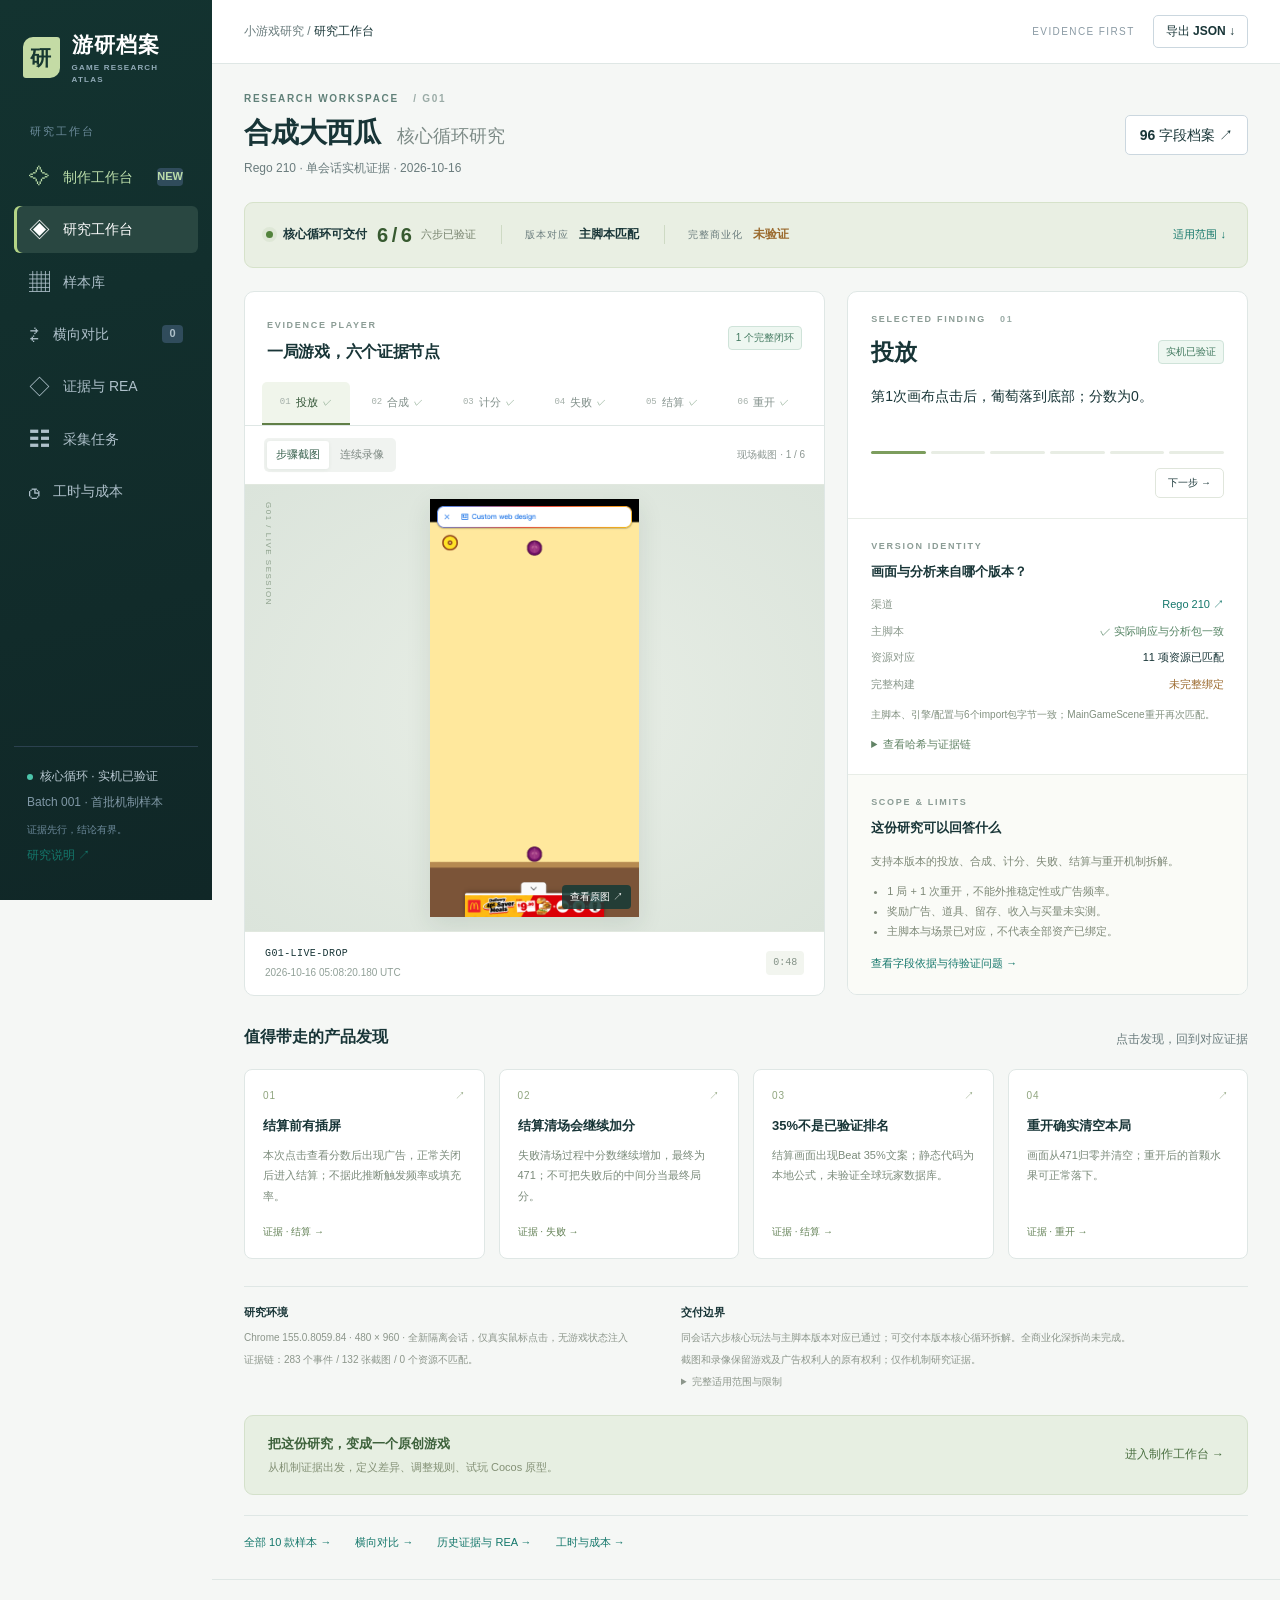
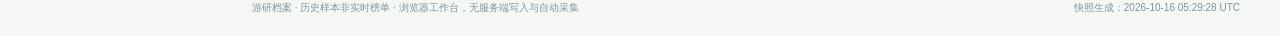
<file: docs/index.html>
<!doctype html>
<html lang="zh-CN"><head><meta charset="utf-8"><meta name="viewport" content="width=device-width,initial-scale=1"><meta name="description" content="游研档案：从游戏研究到原创制作。机制证据、设计蓝图、Cocos原型试玩与制作包导出。"><title>游研档案 · 小游戏研究工作台</title><link rel="stylesheet" href="styles.css"><link rel="stylesheet" href="studio.css"><script src="core.js" defer></script><script src="studio-core.js" defer></script><script src="studio.js" defer></script><script src="app.js" defer></script></head>
<body><a class="skip" href="#main">跳到主内容</a><aside class="sidebar"><a class="brand" href="#workbench"><span class="brand-mark">研</span><span>游研档案<small>GAME RESEARCH ATLAS</small></span></a><div class="side-caption">研究工作台</div><nav aria-label="主导航"><a href="#studio" data-nav="studio"><span>✧</span>制作工作台 <b>NEW</b></a><a href="#workbench" data-nav="workbench"><span>◈</span>研究工作台</a><a href="#library" data-nav="library"><span>▦</span>样本库</a><a href="#compare" data-nav="compare"><span>⇄</span>横向对比 <b id="compare-count">0</b></a><a href="#evidence" data-nav="evidence"><span>◇</span>证据与 REA</a><a href="#operations" data-nav="operations"><span>☷</span>采集任务</a><a href="#cost" data-nav="cost"><span>◷</span>工时与成本</a></nav><div class="side-bottom"><span class="status-dot"></span>核心循环 · 实机已验证<p>Batch 001 · 首批机制样本</p><small>证据先行，结论有界。</small><p><a href="about.html">研究说明 ↗</a></p></div></aside>
<div class="workspace"><header class="topbar"><span>小游戏研究 / <strong id="breadcrumb">样本库</strong></span><div><span class="local-chip">EVIDENCE FIRST</span><button class="button small" id="export">导出 JSON ↓</button></div></header><main id="main" tabindex="-1"><div class="loading">正在读取研究快照…</div></main><footer>游研档案 · 历史样本非实时榜单 · 浏览器工作台，无服务端写入与自动采集<span id="snapshot-date"></span></footer></div><div id="toast" role="status" aria-live="polite"></div></body></html>
</file>
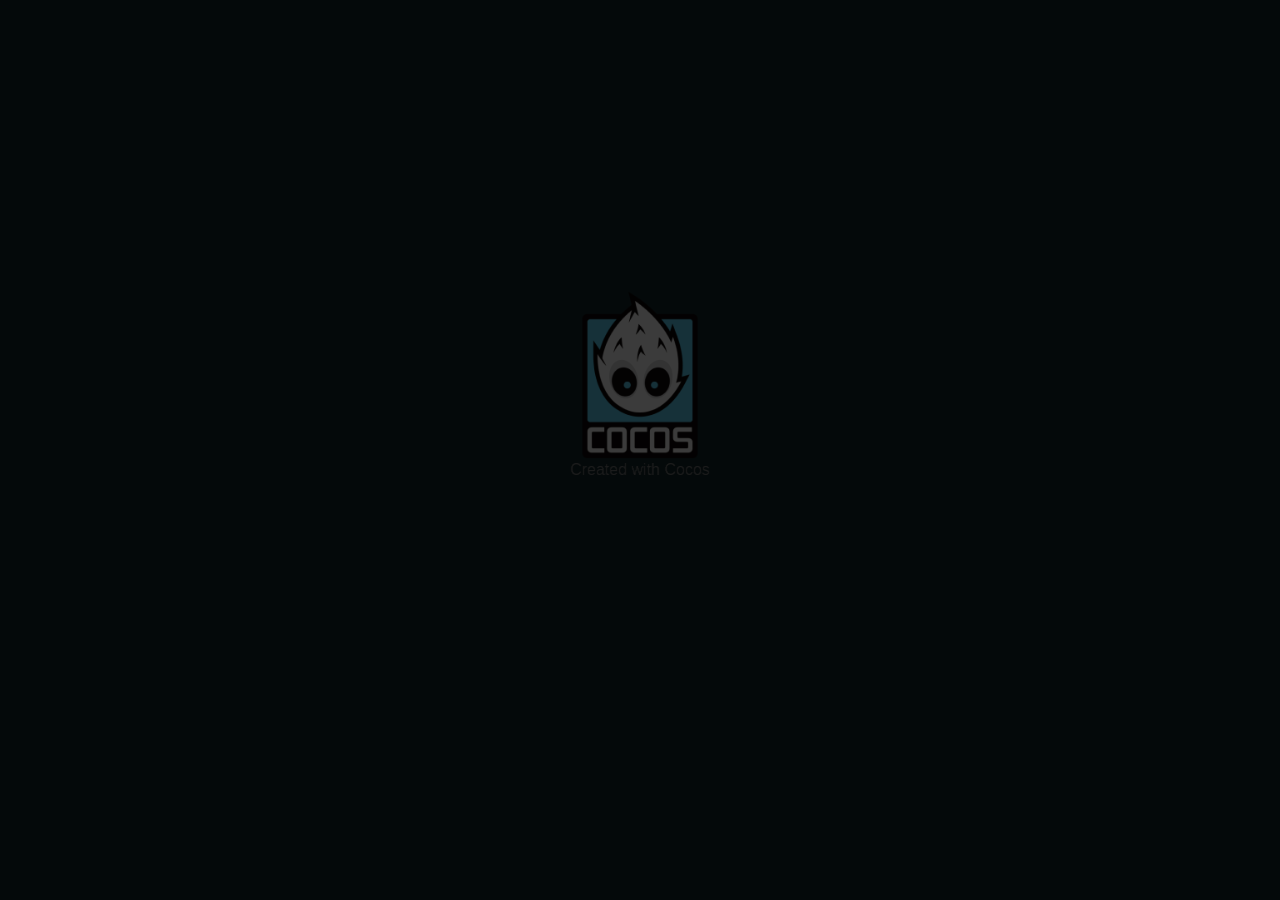
<file: docs/play/index.html>
<!DOCTYPE html>
<html>
<head>
  <meta charset="utf-8">

  <title>Cocos Creator | star-isle-merge</title>

  <!--http://www.html5rocks.com/en/mobile/mobifying/-->
  <meta name="viewport"
        content="width=device-width,user-scalable=no,initial-scale=1,minimum-scale=1,maximum-scale=1,minimal-ui=true"/>

  <!--https://developer.apple.com/library/safari/documentation/AppleApplications/Reference/SafariHTMLRef/Articles/MetaTags.html-->
  <meta name="apple-mobile-web-app-capable" content="yes">
  <meta name="mobile-web-app-capable" content="yes">
  <meta name="apple-mobile-web-app-status-bar-style" content="black-translucent">
  <meta name="format-detection" content="telephone=no">

  <!-- force webkit on 360 -->
  <meta name="renderer" content="webkit"/>
  <meta name="force-rendering" content="webkit"/>
  <!-- force edge on IE -->
  <meta http-equiv="X-UA-Compatible" content="IE=edge,chrome=1"/>
  <meta name="msapplication-tap-highlight" content="no">

  <!-- force full screen on some browser -->
  <meta name="full-screen" content="yes"/>
  <meta name="x5-fullscreen" content="true"/>
  <meta name="360-fullscreen" content="true"/>

  <!--fix fireball/issues/3568 -->
  <!--<meta name="browsermode" content="application">-->
  <meta name="x5-page-mode" content="app">

  <!--<link rel="apple-touch-icon" href=".png" />-->
  <!--<link rel="apple-touch-icon-precomposed" href=".png" />-->

  <link rel="stylesheet" type="text/css" href="style.css"/>

</head>
<body>
  <div id="GameDiv" cc_exact_fit_screen="true">
      <div id="Cocos3dGameContainer">
        <canvas id="GameCanvas" oncontextmenu="event.preventDefault()" tabindex="99"></canvas>
      </div>
    </div>
  

<!-- Polyfills bundle. -->

<script src="src/polyfills.bundle.js" charset="utf-8"> </script>


<!-- SystemJS support. -->
<script src="src/system.bundle.js" charset="utf-8"> </script>

<!-- Import map -->
<script src="src/import-map.json" type="systemjs-importmap" charset="utf-8"> </script>

<script>
    System.import('./index.js').catch(function(err) { console.error(err); })
</script>

</body>
</html>
</file>
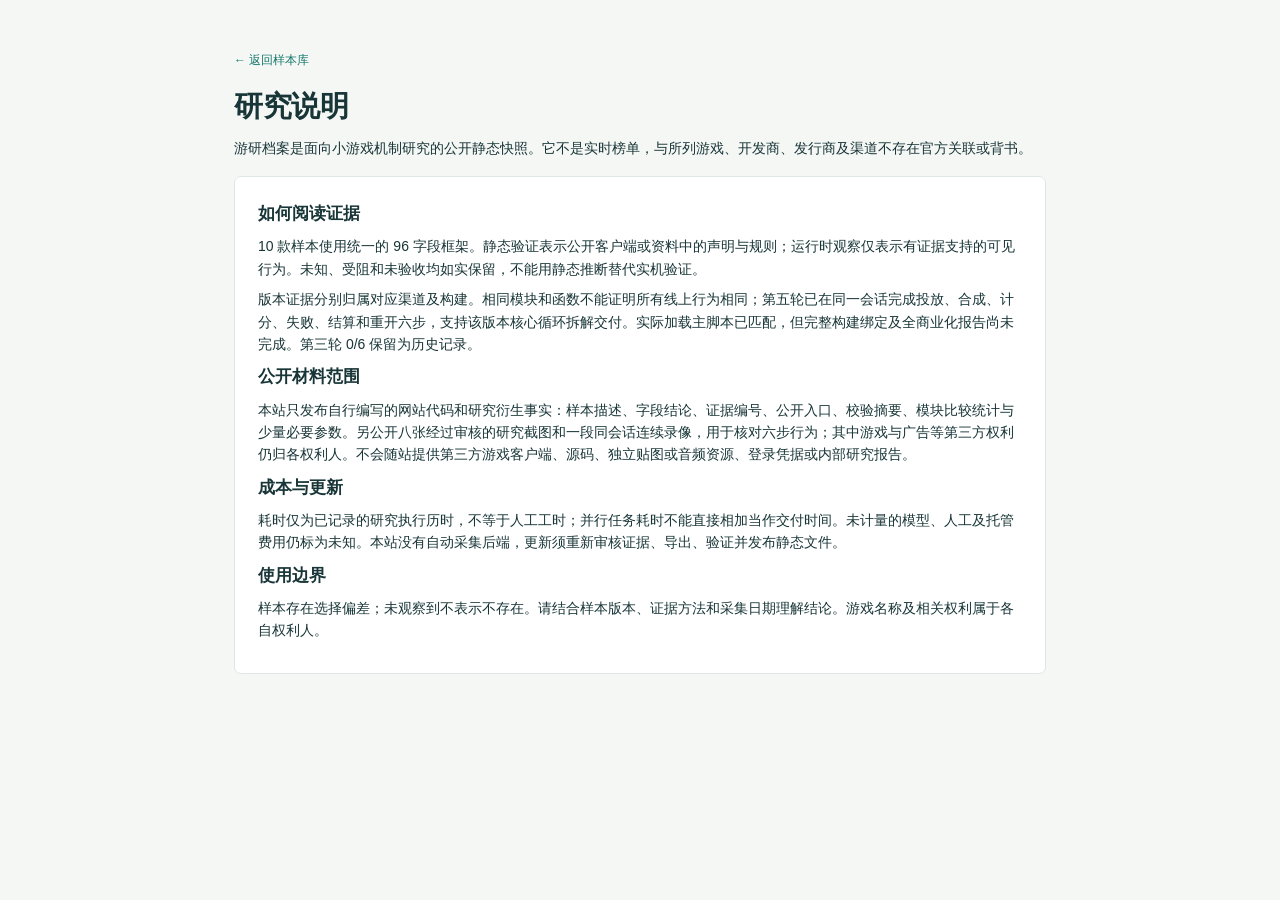
<file: docs/about.html>
<!doctype html>
<html lang="zh-CN"><head><meta charset="utf-8"><meta name="viewport" content="width=device-width,initial-scale=1"><title>研究说明 · 游研档案</title><link rel="stylesheet" href="styles.css"></head>
<body><main style="max-width:860px;margin:0 auto;padding:48px 24px"><a class="back" href="index.html#library">← 返回样本库</a><h1>研究说明</h1><p>游研档案是面向小游戏机制研究的公开静态快照。它不是实时榜单，与所列游戏、开发商、发行商及渠道不存在官方关联或背书。</p><div class="panel"><h2>如何阅读证据</h2><p>10 款样本使用统一的 96 字段框架。静态验证表示公开客户端或资料中的声明与规则；运行时观察仅表示有证据支持的可见行为。未知、受阻和未验收均如实保留，不能用静态推断替代实机验证。</p><p>版本证据分别归属对应渠道及构建。相同模块和函数不能证明所有线上行为相同；第五轮已在同一会话完成投放、合成、计分、失败、结算和重开六步，支持该版本核心循环拆解交付。实际加载主脚本已匹配，但完整构建绑定及全商业化报告尚未完成。第三轮 0/6 保留为历史记录。</p><h2>公开材料范围</h2><p>本站只发布自行编写的网站代码和研究衍生事实：样本描述、字段结论、证据编号、公开入口、校验摘要、模块比较统计与少量必要参数。另公开八张经过审核的研究截图和一段同会话连续录像，用于核对六步行为；其中游戏与广告等第三方权利仍归各权利人。不会随站提供第三方游戏客户端、源码、独立贴图或音频资源、登录凭据或内部研究报告。</p><h2>成本与更新</h2><p>耗时仅为已记录的研究执行历时，不等于人工工时；并行任务耗时不能直接相加当作交付时间。未计量的模型、人工及托管费用仍标为未知。本站没有自动采集后端，更新须重新审核证据、导出、验证并发布静态文件。</p><h2>使用边界</h2><p>样本存在选择偏差；未观察到不表示不存在。请结合样本版本、证据方法和采集日期理解结论。游戏名称及相关权利属于各自权利人。</p></div></main></body></html>
</file>
<file: docs/styles.css>
:root{--navy:#112537;--ink:#172e40;--muted:#6a7e8d;--line:#e1e8ed;--bg:#f4f7f9;--teal:#087f78;--pale:#e9f5f2;--amber:#a86a1a}*{box-sizing:border-box}body{margin:0;font-family:Inter,-apple-system,BlinkMacSystemFont,"PingFang SC","Microsoft YaHei",sans-serif;color:var(--ink);background:var(--bg);font-size:14px;line-height:1.6}button,input,select{font:inherit}button,a,summary,select{touch-action:manipulation}a{color:var(--teal);text-decoration:none}button,a,input,select,summary{outline-offset:4px}:focus-visible{outline:3px solid #2aaba0}button{cursor:pointer}button:disabled{cursor:not-allowed;opacity:.5}.skip{position:fixed;top:-60px;left:15px;z-index:50;background:white;padding:12px}.skip:focus{top:10px}.sidebar{position:fixed;inset:0 auto 0 0;width:228px;background:var(--navy);color:#b8c8d1;padding:31px 18px;display:flex;flex-direction:column;z-index:5}.brand{color:white;display:flex;gap:12px;align-items:center;padding:0 9px;font-size:21px;font-weight:650;letter-spacing:1px}.brand-mark{background:#248d85;color:white;width:38px;height:41px;text-align:center;line-height:41px;border-radius:10px 3px}.brand small{display:block;font-size:8px;color:#91aab7;letter-spacing:1.2px}.side-caption{font-size:11px;letter-spacing:2px;margin:45px 16px 13px;color:#6c8b9b}.sidebar nav{display:grid;gap:6px}.sidebar nav a{color:#aec0ca;padding:12px 15px;border-radius:6px;display:flex;gap:13px;align-items:center}.sidebar nav a span{font-size:21px;line-height:1}.sidebar nav a.active{background:#203e4e;color:#fff;box-shadow:inset 3px 0 #36b6a0}.sidebar nav a:hover{background:#1b3546}.sidebar nav b{margin-left:auto;background:#304c5c;font-size:11px;min-width:21px;border-radius:4px;text-align:center}.side-bottom{margin-top:auto;font-size:12px;padding:20px 13px 0;border-top:1px solid #2b414f}.side-bottom p{margin:7px 0;color:#8098a6}.side-bottom small{color:#6c899a}.status-dot{width:6px;height:6px;background:#4cc5ab;display:inline-block;border-radius:50%;margin-right:7px}.workspace{margin-left:228px}.topbar{height:76px;padding:0 40px;background:#fff;border-bottom:1px solid var(--line);display:flex;justify-content:space-between;align-items:center;color:var(--muted);font-size:12px;gap:20px}.topbar strong{color:var(--ink);font-weight:500}.topbar>div{display:flex;align-items:center;gap:18px}.local-chip{font-size:10px;letter-spacing:1.4px;color:#8a9aa4}.button{border:1px solid #cbd7df;border-radius:5px;background:#fff;color:var(--ink);padding:8px 14px;font-weight:550;display:inline-flex;align-items:center;justify-content:center;gap:8px}.button:hover{border-color:var(--teal);color:var(--teal)}.button.primary{background:var(--teal);border-color:var(--teal);color:white}.button.selected{background:var(--pale);border-color:#80bfb5;color:#076e66}.button.small{padding:6px 12px;font-size:12px}main{padding:35px 40px 50px;max-width:1700px;margin:auto;min-height:calc(100vh - 130px)}.eyebrow{font-size:11px;letter-spacing:2px;font-weight:650;color:var(--teal);margin-bottom:7px}h1{font-size:29px;line-height:1.3;letter-spacing:-.5px;font-weight:650;margin:0 0 11px}h2{font-size:17px;margin:0 0 6px;font-weight:650}h3{font-size:14px;margin:0 0 8px}p{margin:8px 0}.intro{color:var(--muted);max-width:850px;margin:0}.page-heading{display:flex;align-items:center;justify-content:space-between;gap:20px;margin-bottom:26px}.badge{font-size:11px;white-space:nowrap;padding:3px 8px;border-radius:4px;background:#edf1f4;color:#687d8d;display:inline-flex;align-items:center;gap:5px;font-weight:500}.badge.static_verified,.badge.observed{background:#e6f4ef;color:#147865}.badge.blocked{background:#fff1dc;color:#98631e}.badge.inferred{background:#f0ebfb;color:#7861a2}.metrics{display:grid;grid-template-columns:repeat(4,1fr);gap:14px;margin:25px 0}.metric{background:#fff;border:1px solid var(--line);padding:19px 22px;border-radius:7px}.metric label{display:block;font-size:12px;color:var(--muted)}.metric strong{font-size:30px;font-weight:650;line-height:1.6;letter-spacing:-1px}.metric small{display:block;color:#85949f;font-size:11px}.metric.accent{border-top:3px solid var(--teal);padding-top:17px}.notice{background:#edf4f5;border:1px solid #d6e5e8;border-radius:6px;padding:12px 16px;color:#4b6875;font-size:12px;margin-bottom:25px}.notice.warn{background:#fff8ec;border-color:#f0dfbd;color:#8c6e3b}.toolbar{display:flex;align-items:end;gap:12px;margin:24px 0 16px;flex-wrap:wrap}.toolbar label{display:flex;flex-direction:column;gap:5px;font-size:11px;color:var(--muted)}.toolbar label.search{flex:1;min-width:210px}.toolbar input,.toolbar select{border:1px solid #cedae2;border-radius:5px;background:#fff;padding:10px 12px;color:var(--ink);min-height:42px}.toolbar input::placeholder{color:#94a2ac}.section-title{display:flex;justify-content:space-between;align-items:center;margin:23px 0 14px}.section-title small{color:var(--muted)}.sample-grid{display:grid;grid-template-columns:repeat(3,minmax(0,1fr));gap:17px}.sample-card{border:1px solid var(--line);border-radius:7px;background:white;overflow:hidden;transition:box-shadow .15s,transform .15s}.sample-card:hover{box-shadow:0 6px 20px #132b3b0a;transform:translateY(-2px)}.card-header{padding:20px 20px 14px;display:flex;gap:13px;align-items:center}.game-mark{width:47px;height:47px;flex:0 0 47px;border-radius:11px;background:#e8f1ef;display:flex;align-items:center;justify-content:center;color:var(--teal);font-weight:750;font-size:22px;letter-spacing:-1px}.game-mark.tone-1{background:#eaf0f8;color:#536e95}.game-mark.tone-2{background:#f5eee5;color:#a18153}.game-mark.tone-3{background:#efedf5;color:#857599}.card-header h2{font-size:17px;margin:0 0 1px}.card-header small{font-size:11px;color:var(--muted)}.card-body{padding:0 20px 18px}.card-tags{display:flex;gap:5px;flex-wrap:wrap;margin-bottom:13px}.card-sub{font-size:12px;color:var(--muted);min-height:38px}.progress-track{height:4px;background:#ecf1f4;border-radius:3px;margin:13px 0 7px;overflow:hidden}.progress-track i{display:block;height:100%;background:#46a898}.progress-caption{display:flex;justify-content:space-between;font-size:10px;color:#83949e}.card-actions{border-top:1px solid #edf1f4;display:flex;padding:12px 20px;justify-content:space-between;align-items:center}.card-actions a{font-size:12px;font-weight:600}.empty{padding:52px 25px;text-align:center;border:1px dashed #c7d4dc;border-radius:7px;background:white;color:var(--muted);grid-column:1/-1}.empty strong{display:block;color:var(--ink);font-size:17px;margin-bottom:6px}.panel{background:#fff;border:1px solid var(--line);border-radius:7px;padding:23px;margin:17px 0}.two-columns{display:grid;grid-template-columns:1fr 1fr;gap:18px}.two-columns>.panel{margin-top:0}.key-value{display:grid;grid-template-columns:120px 1fr;gap:10px;font-size:12px;margin-top:15px}.key-value dt{color:var(--muted)}.key-value dd{margin:0;overflow-wrap:anywhere}.subnav{display:flex;gap:7px;flex-wrap:wrap;margin:23px 0}.subnav a{padding:6px 11px;background:white;border:1px solid var(--line);font-size:12px;border-radius:4px}.field-group{scroll-margin-top:20px}.field-group>h2{padding:18px 0 8px}.field-group>h2 small{color:var(--muted);font-size:11px;font-weight:400;margin-left:9px}.field{border:1px solid var(--line);border-bottom:0;background:#fff}.field:first-of-type{border-radius:6px 6px 0 0}.field:last-child{border-bottom:1px solid var(--line);border-radius:0 0 6px 6px}.field summary{padding:14px 17px;cursor:pointer;display:flex;justify-content:space-between;gap:15px;list-style:none;font-size:13px}.field summary::-webkit-details-marker{display:none}.field summary:before{content:'›';color:#8c9aa3;font-size:18px;line-height:20px}.field[open] summary:before{transform:rotate(90deg)}.field summary .question{flex:1}.field-content{padding:0 20px 20px 43px;font-size:12px}.field-id{font-family:monospace;font-size:10px;color:#7e929e;overflow-wrap:anywhere;margin-bottom:10px}.finding{border-left:2px solid #b3d9d1;padding-left:12px;margin:12px 0;line-height:1.9}.muted{color:var(--muted)}.evidence-links{display:flex;flex-wrap:wrap;gap:6px;margin:12px 0}.evidence-links a{font-family:monospace;font-size:11px;border:1px solid #c8dfdb;background:#f3faf8;border-radius:4px;padding:3px 8px}.table-wrap{overflow:auto;border:1px solid var(--line);border-radius:6px;background:#fff}table{width:100%;border-collapse:collapse;font-size:12px}th,td{text-align:left;padding:13px 16px;border-bottom:1px solid #e8edf1;vertical-align:top}th{font-weight:550;background:#f9fbfc;color:#738590;white-space:nowrap}tr:last-child td{border-bottom:0}td strong{font-weight:600}.compare-table{min-width:700px;table-layout:fixed}.compare-table th:first-child{width:210px}.compare-table td{min-width:220px;overflow-wrap:anywhere}.compare-table .finding{font-size:11px}.compare-table details summary{cursor:pointer;color:var(--teal);margin-top:7px}.compare-selectors{display:flex;flex-wrap:wrap;gap:8px}.evidence-card{scroll-margin-top:20px}.evidence-card .source-row{font-size:11px;color:var(--muted);display:flex;justify-content:space-between;gap:10px;margin-bottom:10px}.code-label{font-family:monospace;font-size:11px;overflow-wrap:anywhere;color:#698293}.task-details summary{cursor:pointer;color:var(--teal)}.task-details ul{padding-left:18px}.task-details li{margin:5px 0}.pill-line{display:flex;align-items:center;gap:10px;flex-wrap:wrap}.formula{background:#f4f7f9;padding:14px;border-radius:4px;font-size:12px;overflow-wrap:anywhere}.bar-row{display:grid;grid-template-columns:105px 1fr 65px;align-items:center;gap:12px;font-size:12px;margin:20px 0}.bar-row .bar{height:23px;background:#edf2f4;overflow:hidden;border-radius:3px}.bar-row .bar i{display:block;background:#278d80;height:100%}.bar-row.secondary .bar i{background:#94aab8}footer{padding:20px 40px;font-size:10px;color:#81939e;border-top:1px solid var(--line);display:flex;justify-content:space-between;gap:15px}#toast{position:fixed;bottom:25px;left:50%;transform:translateX(-50%);background:#1d394b;color:white;padding:12px 20px;border-radius:6px;z-index:20;box-shadow:0 4px 20px #0002;display:none;max-width:90vw}.loading{padding:50px;text-align:center;color:var(--muted)}.inline-note{font-size:11px;color:var(--muted)}ul.clean{padding-left:18px;font-size:12px;line-height:1.9}.back{display:inline-block;font-size:12px;margin-bottom:18px}.mini-label{font-size:10px;letter-spacing:1px;color:var(--muted)}.comparison-highlight{font-size:24px;color:var(--teal);font-weight:650}.block-title{display:flex;gap:10px;align-items:center;margin-bottom:12px}#main:focus{outline:none}@media(min-width:1500px){.sample-grid{grid-template-columns:repeat(4,minmax(0,1fr))}}@media(max-width:1150px){.sample-grid{grid-template-columns:repeat(2,minmax(0,1fr))}.sidebar{width:205px}.workspace{margin-left:205px}main{padding:28px}.topbar{padding:0 28px}.metrics{gap:10px}.metric{padding:16px}.metric.accent{padding-top:14px}}@media(max-width:760px){.sidebar{position:relative;width:auto;padding:17px 20px}.brand{font-size:20px;padding:0}.brand-mark{width:34px;height:35px;line-height:35px}.side-caption,.side-bottom{display:none}.sidebar nav{display:flex;overflow:auto;margin:18px -6px -4px;gap:3px}.sidebar nav a{padding:8px 10px;white-space:nowrap;font-size:12px}.sidebar nav a span{display:none}.sidebar nav b{font-size:10px}.workspace{margin:0}.topbar{height:58px;padding:0 20px}.local-chip{display:none}main{padding:24px 20px}.page-heading{display:block}.page-heading>.button{margin-top:15px}h1{font-size:25px}.metrics{grid-template-columns:repeat(2,1fr);margin:22px 0}.metric strong{font-size:27px}.sample-grid{gap:12px}.card-header{padding:16px 14px 12px;gap:9px}.card-header h2{font-size:15px}.game-mark{width:36px;height:38px;flex-basis:36px;font-size:19px}.card-body{padding:0 14px 15px}.card-actions{padding:11px 14px;gap:6px}.card-actions .button{padding:5px 7px;font-size:10px}.card-actions a{font-size:11px}.card-sub{font-size:11px}.two-columns{grid-template-columns:1fr;gap:0}.panel{padding:18px}.toolbar{gap:8px}.toolbar label.search{flex-basis:100%}.toolbar label{flex:1}.toolbar select{width:100%}.field summary{padding:13px 11px;gap:8px}.field-content{padding-left:28px}.field .badge{font-size:9px}.key-value{grid-template-columns:90px 1fr}footer{padding:17px 20px;display:block}.bar-row{grid-template-columns:85px 1fr 50px;gap:8px}}@media(max-width:390px){.sample-grid{grid-template-columns:1fr}.topbar{font-size:10px}.metric{padding:14px}.page-heading .intro{font-size:12px}}@media(prefers-reduced-motion:reduce){*{scroll-behavior:auto!important;transition:none!important}}
/* Evidence-first research workspace */
:root{--navy:#112b2d;--ink:#183537;--muted:#6a7c7d;--line:#dfe7e5;--bg:#f5f7f5;--teal:#14776b}.sidebar{width:212px;padding:28px 14px;background:linear-gradient(165deg,#133330,#102727)}.workspace{margin-left:212px}.sidebar nav a.active{background:#294741;box-shadow:inset 3px 0 #b4d486}.brand-mark{background:#c4dba5;color:#173831}.side-caption{margin-top:36px}.topbar{height:64px;padding:0 32px}main{padding:27px 32px;max-width:1600px;margin:auto}.desk-heading{display:flex;justify-content:space-between;align-items:center;gap:20px;margin-bottom:23px}.desk-heading .eyebrow{font-size:10px;letter-spacing:1.7px;color:#618179}.eyebrow span{color:#9aaba6;margin-left:10px}.desk-heading h1{font-size:28px;letter-spacing:-.7px;line-height:1.3;margin:8px 0}.desk-heading h1 span{font-weight:400;color:#7d8b87;font-size:18px;margin-left:16px;letter-spacing:0}.desk-heading p{font-size:12px;color:var(--muted);margin:7px 0 0}.delivery-strip{display:flex;align-items:center;gap:25px;padding:16px 21px;background:#e9efe3;border:1px solid #d6e2ca;border-radius:9px;margin-bottom:23px;font-size:12px}.delivery-strip>div{display:flex;align-items:center;gap:10px}.delivery-strip>div+div{border-left:1px solid #cedac4;padding-left:23px}.delivery-strip>a{margin-left:auto;font-size:11px;white-space:nowrap}.delivery-strip small{color:#77836e;font-size:11px}.delivery-count{font-size:20px;letter-spacing:-1px;font-weight:650;color:#375a30}.delivery-dot,.live-indicator{display:inline-block;background:#52833c;border-radius:50%;width:7px;height:7px;box-shadow:0 0 0 4px #52833c13;flex-shrink:0}.amber-text{color:#9b6a2e!important}.research-grid{display:grid;grid-template-columns:minmax(0,1.45fr) minmax(290px,1fr);gap:22px;align-items:start}.evidence-player,.research-inspector{background:#fff;border:1px solid var(--line);border-radius:10px;overflow:hidden;min-width:0}.player-title{padding:20px 22px 17px;display:flex;align-items:center;justify-content:space-between;gap:10px}.player-title .eyebrow,.inspector-section .eyebrow{font-size:9px;letter-spacing:1.7px;color:#8b9c95;margin:0}.player-title h2{font-size:16px;letter-spacing:-.3px;margin:5px 0 0}.verified-pill{display:inline-flex;border:1px solid #cfe3d9;background:#eef7f1;color:#40785e;border-radius:4px;padding:3px 7px;white-space:nowrap;font-size:10px;font-weight:500}.step-tabs{display:grid;grid-template-columns:repeat(6,minmax(0,1fr));padding:0 17px;border-bottom:1px solid var(--line);gap:4px}.step-tab{position:relative;display:flex;align-items:center;justify-content:center;gap:5px;padding:12px 0;color:#82908b;font-size:11px;border-bottom:2px solid transparent}.step-tab strong{font-weight:550}.step-tab>span{font-size:9px;font-family:monospace;color:#a4afa9}.step-tab i{font-size:9px;font-style:normal;color:#7c9e80}.step-tab.active{background:#f0f5eb;color:#315435;border-color:#617f47;border-radius:5px 5px 0 0}.media-toolbar{display:flex;justify-content:space-between;gap:10px;align-items:center;padding:12px 19px;font-size:10px;color:#8c9792}.segmented{display:flex;gap:2px;background:#f0f3f0;padding:3px;border-radius:5px}.segmented a{padding:5px 9px;border-radius:3px;color:#7e8983;font-size:11px}.segmented .active{background:#fff;color:#335d49;box-shadow:0 1px 4px #173c2410}.media-stage{background:radial-gradient(ellipse at 50% 50%,#e8eee6,#dbe4db);border-top:1px solid #e1e8df;border-bottom:1px solid #e1e8df;display:flex;justify-content:center;align-items:center;min-height:400px;height:448px;padding:14px;overflow:hidden;position:relative}.media-stage:before{content:'G01 / LIVE SESSION';position:absolute;left:16px;top:17px;font-size:8px;letter-spacing:1.5px;color:#8da18c;writing-mode:vertical-rl}.evidence-image-link{height:100%;display:block;position:relative;max-width:100%;line-height:0;box-shadow:0 8px 24px #203c241b}.runtime-image{display:block;height:100%;width:auto;max-width:100%;object-fit:contain;background:#fff}.evidence-image-link>span{position:absolute;bottom:8px;right:8px;color:#fff;background:#153b36dc;font-size:10px;line-height:1.4;padding:5px 8px;border-radius:4px}.media-stage video{height:100%;max-width:100%;width:100%;object-fit:contain}.video-stage{background:#122624;padding:0}.media-caption{display:flex;justify-content:space-between;gap:10px;padding:14px 20px;align-items:center;font-size:10px}.media-caption>span:first-child{display:grid;gap:3px}.media-caption strong{font-family:monospace;font-size:10px;letter-spacing:.4px;font-weight:500}.media-caption small{color:#91a098;font-size:10px}.timecode{font-family:monospace;color:#849287;background:#f2f5ef;padding:4px 7px;border-radius:4px;font-size:10px}.video-note{padding:0 20px 14px;font-size:10px;color:#7f8d83;margin:0}.inspector-section{padding:20px 23px;border-bottom:1px solid #e8ede7}.inspector-section:last-child{border:0}.finding-title{display:flex;justify-content:space-between;align-items:center;margin:8px 0 12px}.finding-title h2{font-size:23px;margin:0;letter-spacing:-.5px}.step-result{font-size:14px;line-height:1.9;min-height:52px;margin:0 0 16px}.step-progress{display:flex;gap:5px;margin-bottom:14px}.step-progress i{height:3px;flex:1;border-radius:2px;background:#e8ede4}.step-progress .current{background:#7c9d5d}.step-controls{display:flex;justify-content:space-between}.step-controls .button{border-color:#e0e6dc;font-size:10px}.inspector-section h3{font-size:13px;margin:9px 0 13px}.identity-list{margin:0;font-size:11px}.identity-list>div{display:flex;justify-content:space-between;gap:12px;margin:9px 0}.identity-list dt{color:#8b998d}.identity-list dd{margin:0;text-align:right}.check-text{color:#548363}.version-scope{font-size:10px;line-height:1.7;color:#81907f;margin:13px 0}.provenance{font-size:11px;color:#618365}.provenance summary{cursor:pointer}.provenance dl{background:#f6f8f4;padding:10px;font-size:9px;overflow-wrap:anywhere}.provenance dd{font-family:monospace;margin:3px 0 10px;color:#83917f}.scope-section{background:#fafbf7}.scope-section p,.scope-section li{font-size:11px;color:#7e8978;line-height:1.8}.scope-section ul{padding-left:16px;margin:10px 0}.scope-section>a{font-size:11px}.findings-section{margin-top:28px}.findings-section .section-title{margin-bottom:14px}.findings-section h2{font-size:16px}.finding-grid{display:grid;grid-template-columns:repeat(4,minmax(0,1fr));gap:14px}.insight-card{display:flex;flex-direction:column;color:var(--ink);padding:18px;background:#fff;border:1px solid var(--line);border-radius:8px;transition:border-color .15s,transform .15s}.insight-card:hover{border-color:#95af79;transform:translateY(-2px)}.insight-index{color:#90a57f;font-size:10px;letter-spacing:1px;display:flex;justify-content:space-between}.insight-card h3{font-size:13px;margin:12px 0 8px}.insight-card p{font-size:11px;color:#7b8b7b;line-height:1.85;margin:0 0 18px}.insight-source{font-size:10px;color:#648257;margin-top:auto}.research-bottom{display:grid;grid-template-columns:1fr 1.4fr;gap:32px;border-top:1px solid var(--line);margin-top:27px;padding-top:17px}.research-bottom h3{font-size:11px;margin:0 0 7px}.research-bottom p,.research-bottom summary{font-size:10px;color:#8c968b;line-height:1.8;margin:4px 0}.workspace-links{display:flex;gap:24px;padding-top:18px;margin-top:16px;border-top:1px solid var(--line);font-size:11px}.runtime-banner{display:flex;align-items:center;gap:16px;padding:17px 20px;background:#eaf1e4;border:1px solid #d7e2cb;border-radius:8px;margin:20px 0;color:#395931}.runtime-banner>span:nth-child(2){display:grid;gap:4px}.runtime-banner small{font-size:11px;color:#7b8b70}.banner-arrow{margin-left:auto;font-size:12px}.history-fold{padding:14px 18px;border:1px solid var(--line);border-radius:6px;margin:18px 0;font-size:12px;background:#fff}.history-fold>summary{cursor:pointer}.history-fold>summary span{font-size:10px;color:#97a28e;margin-left:12px}.history-fold>div{padding-top:14px}.latest-cost{border-top:3px solid #87a76a}.research-grid,.finding-grid,.research-bottom{overflow-wrap:anywhere}
@media(min-width:1550px){.media-stage{height:530px}.inspector-section{padding:23px 26px}.step-result{font-size:16px}}
@media(max-width:1180px){.sidebar{width:184px}.workspace{margin-left:184px}.brand{font-size:18px;gap:9px}.brand small{font-size:7px}.topbar{padding:0 25px}main{padding:24px}.delivery-strip{gap:14px;padding:14px}.delivery-strip>div+div{padding-left:14px}.delivery-strip small{display:none}.research-grid{gap:16px;grid-template-columns:minmax(0,1.15fr) minmax(275px,1fr)}.player-title{padding:18px 16px}.player-title h2{font-size:14px}.player-title>.verified-pill{font-size:9px}.step-tabs{padding:0 9px}.step-tab{gap:4px}.step-tab i{display:none}.inspector-section{padding:17px 19px}.finding-grid{gap:10px}.insight-card{padding:15px}.media-stage{height:439px}.media-toolbar{padding:11px 12px}.media-toolbar>span{font-size:9px}.desk-heading h1{font-size:25px}.desk-heading h1 span{font-size:15px}}
@media(max-width:960px) and (min-width:761px){.desk-heading h1 span{display:block;margin:5px 0 0}.delivery-strip>div{gap:7px}.delivery-strip>a{display:none}.delivery-strip .mini-label{font-size:9px}.delivery-strip{font-size:10px}.player-title>.verified-pill{display:none}.finding-grid{grid-template-columns:repeat(2,minmax(0,1fr))}.research-grid{grid-template-columns:minmax(0,1fr) minmax(250px,1fr)}.media-toolbar>span{display:none}.step-tab{font-size:10px}.step-tab>span{display:none}.research-bottom{gap:22px}.step-result{font-size:13px}}
@media(max-width:760px){.sidebar{position:relative;width:auto;padding:16px 20px}.workspace{margin-left:0}.sidebar nav{margin-top:14px}.topbar{padding:0 20px;height:55px}main{padding:22px 18px}.desk-heading{align-items:start;gap:8px}.desk-heading h1{font-size:23px}.desk-heading h1 span{display:block;margin:5px 0 0;font-size:14px}.desk-heading p{font-size:10px}.desk-heading>.button{font-size:10px;padding:7px 10px}.delivery-strip{flex-wrap:wrap;gap:11px;padding:13px 15px;margin-bottom:18px}.delivery-strip>div:first-child{width:100%;gap:10px}.delivery-strip>div+div{border:0;padding:0}.delivery-strip>div:nth-child(3){margin-left:10px}.delivery-strip>a{font-size:10px}.delivery-strip>div{font-size:11px}.delivery-count{font-size:19px}.delivery-strip small{display:inline}.research-grid{grid-template-columns:1fr;gap:16px}.media-stage{height:440px;min-height:320px}.player-title{padding:18px}.player-title h2{font-size:15px}.step-tab{font-size:11px;padding:12px 0}.step-tab i{display:inline}.media-toolbar{padding:11px 15px}.research-inspector{display:block}.inspector-section{padding:18px 20px}.step-result{min-height:0}.scope-section{padding-bottom:20px}.finding-grid{grid-template-columns:repeat(2,minmax(0,1fr));gap:10px}.insight-card{padding:15px}.insight-card h3{font-size:12px}.research-bottom{grid-template-columns:1fr;gap:15px}.workspace-links{gap:15px;flex-wrap:wrap;font-size:10px}.runtime-banner{padding:14px;gap:12px}.runtime-banner strong{font-size:12px}.runtime-banner small{font-size:10px}.banner-arrow{font-size:10px;min-width:64px}.history-fold>summary span{display:block;margin:4px 0}.findings-section .section-title{gap:7px}.findings-section .section-title small{font-size:9px}}
@media(prefers-reduced-motion:reduce){.insight-card:hover{transform:none}}

.delivery-strip.pending{background:#f5f1e8;border-color:#e4d9c5}.delivery-strip.pending .delivery-dot{background:#a17d43;box-shadow:none}.delivery-strip.pending .delivery-count{color:#8b724d}
</file>
<file: docs/studio.css>
.studio-hero{background:#12372f;border-radius:16px;padding:36px 40px;color:#eef8f1;display:flex;justify-content:space-between;gap:24px;overflow:hidden;position:relative}.studio-hero .eyebrow{color:#a4c6b5;font-size:10px}.studio-beta{font-size:8px;border:1px solid #557367;padding:4px 7px;border-radius:3px;margin-left:12px}.studio-hero h1{font-size:34px;letter-spacing:-1.2px;font-weight:550;margin:17px 0 12px}.studio-hero p{color:#b6cfc2;max-width:530px;font-size:13px}.studio-hero-tags{display:flex;gap:15px;align-items:center;margin-top:27px;color:#cee5d7;font-size:11px}.studio-hero-tags i{font-style:normal;color:#618573}.studio-orbit{width:170px;min-width:170px;height:160px;position:relative;margin-right:12px;align-self:center;display:grid;place-items:center}.studio-orbit i{position:absolute;inset:8px;border:1px solid #537760;border-radius:50%;transform:rotate(-30deg) scaleX(1.4)}.studio-orbit i+ i{transform:rotate(60deg) scaleX(1.4);border-color:#456653}.studio-orbit b{font-size:31px;letter-spacing:8px;font-weight:500;color:#d7efb7;z-index:1}.studio-orbit b span{display:block;text-align:center;font-size:14px;line-height:1.3;color:#7d9c70}.studio-service{display:flex;align-items:center;gap:24px;font-size:10px;color:#6c8078;padding:17px 4px 24px;flex-wrap:wrap}.studio-service>span:first-child{color:#2c6755}.studio-service>a{margin-left:auto;font-size:10px}.studio-layout{display:grid;grid-template-columns:300px minmax(0,1fr);gap:23px;align-items:start}.studio-editor.panel{padding:24px;border-radius:12px;margin:0}.studio-section-heading{display:flex;align-items:center;justify-content:space-between;gap:10px}.studio-section-heading .eyebrow{font-size:9px;letter-spacing:1.4px}.studio-dot-label{font-size:9px;color:#80948c}.studio-editor h2{font-size:19px;margin:8px 0 23px}.studio-editor label{display:block;font-size:11px;color:#526a61;margin-bottom:17px}.studio-editor input:not([type=checkbox]),.studio-editor select,.studio-editor textarea{display:block;width:100%;border:1px solid #dce5e0;background:#fafcfa;color:#213c31;border-radius:6px;padding:10px 11px;margin-top:7px;font:inherit;font-size:12px;min-width:0}.studio-editor textarea{resize:vertical;min-height:78px;font-family:inherit;line-height:1.7}.studio-editor input:focus,.studio-editor textarea:focus,.studio-editor select:focus{border-color:#83ab97;outline:2px solid #d1e4d8;outline-offset:0}.studio-presets{border:0;padding:0;display:flex;gap:5px;margin:0 0 18px;min-width:0}.studio-presets legend{font-size:11px;color:#526a61;margin-bottom:8px}.studio-presets button{background:white;border:1px solid #e0e8e3;color:#657d70;font-size:10px;padding:8px 4px;border-radius:5px;flex:1;white-space:nowrap}.studio-presets button.selected{background:#e9f3ed;color:#235d42;border-color:#86aa94}.studio-input-pair{display:grid;grid-template-columns:1fr 1fr;gap:12px}.studio-section-heading h3{font-size:12px;margin:6px 0 10px}.studio-section-heading a{font-size:9px}.studio-evidence-select{display:grid;grid-template-columns:1fr 1fr;gap:7px;margin-bottom:20px}.studio-evidence-select label{border:1px solid #e4eae6;border-radius:5px;margin:0;display:flex;gap:6px;align-items:center;padding:9px 7px;cursor:pointer;color:#2a4539;font-size:10px}.studio-evidence-select small{display:none}.studio-evidence-select input{accent-color:#31795b;margin:0}.studio-evidence-select .check-text{margin-left:auto;color:#80a88e;font-size:9px}.studio-assemble{width:100%;display:flex;justify-content:space-between;background:#205d44!important;border-color:#205d44!important;font-size:11px;padding:11px 13px!important}.studio-editor #studio-save-status{display:block;text-align:center;font-size:9px;color:#7a8c80;margin-top:10px}.studio-local-note{font-size:10px;color:#89988e;line-height:1.7;margin:20px 0 0;border-top:1px solid #edf0ed;padding-top:14px}.studio-output{min-width:0}.studio-tabs{display:flex;gap:6px;padding:5px;background:#e9eeeb;border:1px solid #e2e9e3;border-radius:9px;margin-bottom:17px}.studio-tabs button{background:transparent;border:0;border-radius:6px;padding:12px 8px;flex:1;color:#73857a;font-size:11px;white-space:nowrap}.studio-tabs button span{font-size:9px;margin-right:7px;color:#91a197}.studio-tabs button[aria-selected=true]{background:white;color:#234a36;box-shadow:0 1px 4px #1d3e2e12}.studio-blueprint{background:white;border:1px solid #e1e8e1;border-radius:12px;padding:28px}.studio-blueprint-top{display:flex;gap:24px;justify-content:space-between}.studio-blueprint .eyebrow{font-size:9px;letter-spacing:1.5px;color:#8b9c8f}.studio-blueprint h2{font-size:26px;letter-spacing:-.7px;margin:10px 0 8px;color:#254833}.studio-blueprint-top p{font-size:12px;color:#7c8e80;max-width:420px}.studio-palette{display:flex;align-items:center;margin-right:4px;padding-left:10px}.studio-palette i{height:30px;width:30px;border:3px solid white;border-radius:50%;margin-left:-9px}.studio-facts{display:grid;grid-template-columns:repeat(4,1fr);padding:20px 0;border-block:1px solid #edf1ed;margin:22px 0 26px;gap:12px}.studio-facts small{display:block;font-size:9px;color:#849487;margin-bottom:6px}.studio-facts strong{font-size:12px;font-weight:550;color:#355a42}.studio-blueprint section{margin:24px 0}.studio-blueprint h3{font-size:13px;color:#314e3b;margin:0 0 14px}.studio-decisions{display:grid;grid-template-columns:repeat(3,1fr);gap:10px}.studio-decisions>div{padding:14px;background:#f4f7f2;border-radius:7px;border:1px solid #edf0e8}.studio-decisions b{font-weight:500;font-size:11px;color:#9bac88}.studio-decisions p{font-size:11px;color:#57714b;margin:9px 0 0;line-height:1.8}.studio-loop{display:flex;align-items:center;justify-content:space-between;gap:4px}.studio-loop span{font-size:10px;text-align:center;color:#486d57}.studio-loop small{display:block;margin:0 auto 6px;border:1px solid #cddbd1;background:#f5f9f5;border-radius:7px;padding:7px 10px;font-size:10px;color:#6c9079}.studio-loop i{font-style:normal;font-size:11px;color:#b4c6b6}.studio-loop+.muted{font-size:10px;margin-top:14px}.studio-source-row{display:flex;align-items:center;gap:14px;border-bottom:1px solid #edf1ed;padding:13px 0}.studio-source-row>span{font-size:8px;white-space:nowrap;color:#799982;background:#f1f6f1;padding:4px;border-radius:3px}.studio-source-row p{font-size:10px;color:#728376;margin:0;flex:1}.studio-source-row b{font-size:12px;color:#9aae9f}.studio-art-direction{background:#f7f7ee;border-radius:7px;padding:17px}.studio-art-direction h3{font-size:11px}.studio-art-direction p{font-size:11px;color:#7c8065}.studio-art-direction small{font-size:9px;color:#a1a187}.studio-output-actions{display:flex;gap:10px;flex-wrap:wrap;margin-top:23px}.studio-output-actions .button{font-size:11px}.studio-warning{font-size:12px;color:#9a773f;background:#fff8e9;padding:14px;border-radius:6px}.studio-play{background:#fff;border:1px solid #e1e8e1;border-radius:12px;overflow:hidden}.studio-play-header{display:flex;justify-content:space-between;align-items:center;padding:22px 26px}.studio-play-header h2{font-size:19px;margin:6px 0}.studio-play-header p{font-size:10px;color:#7b8b81;margin:0}.studio-play-header .eyebrow{font-size:9px;color:#90a393}.studio-game-frame{background:radial-gradient(ellipse at 50% 40%,#dce8de,#e9eee8 60%);padding:24px;display:flex;justify-content:center}.studio-game-frame iframe{display:block;border:0;width:360px;height:640px;max-width:100%;border-radius:17px;background:#112b30;box-shadow:0 14px 40px #294b3826}.studio-play-note{padding:20px 26px}.studio-play-note strong{font-size:12px;color:#41644e}.studio-play-note p{font-size:10px;color:#869489}.studio-play-note .button{font-size:10px;margin-top:10px}.studio-gates{margin:25px 0}.studio-gates>div{display:flex;gap:12px;align-items:center;border-bottom:1px solid #edf1ec;padding:13px 0}.studio-gates p{margin:0;flex:1;font-size:11px;color:#657866}.studio-gates small{font-size:9px;color:#ad8f62;white-space:nowrap}.studio-gate-icon{color:#a4b8a8}.studio-download-grid{display:grid;grid-template-columns:1fr 1fr;gap:10px;margin:25px 0}.studio-download-grid button,.studio-download-grid a{border:1px solid #dbe5dd;padding:17px;text-align:left;background:#f5f8f4;border-radius:7px;color:#456f4f}.studio-download-grid strong{font-size:11px;display:block;font-weight:550}.studio-download-grid span{display:block;font-size:9px;margin-top:7px;color:#8d9b8b}.studio-revision{display:flex;gap:10px;align-items:center;padding:13px 0;border-bottom:1px solid #e9eee8}.studio-revision>span{flex:1}.studio-revision b{font-weight:500;font-size:12px}.studio-revision small{display:block;font-size:9px;color:#839381;margin-top:4px}.studio-import{display:flex;gap:15px;align-items:center;flex-wrap:wrap}.studio-import label{cursor:pointer;font-size:10px}.studio-import small{font-size:9px;color:#889a86}.studio-import input{position:absolute;width:1px;height:1px;opacity:0}.studio-import:focus-within label{outline:2px solid #247158}.studio-cost{margin-top:22px;padding:16px;border-radius:7px;background:#f7f7f1}.studio-cost strong{font-size:11px;color:#7d8068}.studio-cost p{font-size:10px;color:#8f927f;margin-bottom:0}.studio-capabilities{margin-top:32px;border-top:1px solid #dfe7df;padding:25px 0;display:grid;grid-template-columns:1fr 1.5fr;gap:35px}.studio-capabilities h2{font-size:17px;margin:10px 0;color:#3a5e43}.studio-capabilities p{font-size:11px;color:#899888}.studio-capabilities .eyebrow{font-size:9px;color:#9cac9b}.capability-grid{display:grid;grid-template-columns:repeat(3,1fr);gap:20px;align-items:center}.capability-grid strong{font-size:11px;color:#62806a}.capability-grid p{font-size:10px;line-height:1.9}.studio-cta{display:flex;align-items:center;justify-content:space-between;gap:18px;background:#e7efe2;border:1px solid #d4e1cb;border-radius:9px;padding:18px 23px;margin:20px 0}.studio-cta strong{display:block;color:#3d613b;font-size:13px}.studio-cta p{font-size:11px;color:#839075;margin:4px 0 0}.studio-cta>a{white-space:nowrap;font-size:12px;color:#4c7143}.sidebar a[data-nav=studio]{color:#badca9}.studio-editor .button.primary:hover{background:#194b36!important}
@media(min-width:1500px){.studio-layout{grid-template-columns:330px minmax(0,1fr)}.studio-blueprint{padding:36px}.studio-hero{padding:40px 44px}}
@media(max-width:1120px){.studio-layout{grid-template-columns:270px minmax(0,1fr);gap:16px}.studio-editor.panel{padding:19px}.studio-blueprint{padding:22px}.studio-orbit{display:none}.studio-decisions{grid-template-columns:1fr}.studio-decisions>div{display:flex;gap:15px;align-items:center;padding:11px}.studio-decisions p{margin:0}.studio-facts{grid-template-columns:1fr 1fr}.studio-capabilities{grid-template-columns:1fr}.studio-palette{display:none}.studio-source-row{gap:7px}.studio-source-row>span{font-size:7px}.studio-hero h1{font-size:29px}}
@media(max-width:900px){.studio-layout{grid-template-columns:1fr}.studio-editor.panel{padding:22px}.studio-editor form{display:grid;grid-template-columns:1fr 1fr;gap:0 20px}.studio-editor form>.studio-section-heading,.studio-editor form>.studio-evidence-select,.studio-editor form>.studio-assemble,.studio-editor form>#studio-save-status{grid-column:1/-1}.studio-evidence-select{grid-template-columns:repeat(3,1fr)}.studio-editor form>label:nth-child(2){grid-row:1/3;grid-column:2}.studio-editor textarea{min-height:139px}.studio-palette{display:flex}.studio-decisions{grid-template-columns:repeat(3,1fr)}.studio-decisions>div{display:block}.studio-decisions p{margin-top:8px}.studio-facts{grid-template-columns:repeat(4,1fr)}}
@media(max-width:520px){.studio-hero{padding:25px 23px;border-radius:10px}.studio-hero h1{font-size:25px;letter-spacing:-.8px;line-height:1.5}.studio-hero p{font-size:11px}.studio-beta{display:none}.studio-hero-tags{gap:7px;font-size:8px;flex-wrap:wrap}.studio-service{gap:7px;font-size:9px;padding-bottom:17px}.studio-service>a{margin-left:0}.studio-service>span:nth-child(2){width:100%}.studio-editor form{display:block}.studio-editor textarea{min-height:90px}.studio-evidence-select{grid-template-columns:repeat(3,1fr)}.studio-editor .studio-input-pair{gap:14px}.studio-editor.panel{padding:22px}.studio-blueprint{padding:20px}.studio-palette{display:none}.studio-facts{grid-template-columns:1fr 1fr}.studio-decisions{grid-template-columns:1fr}.studio-decisions>div{display:flex;gap:12px}.studio-decisions p{margin:0}.studio-blueprint h2{font-size:23px}.studio-loop span{font-size:9px}.studio-loop small{padding:7px}.studio-source-row{flex-wrap:wrap;gap:5px}.studio-source-row>span{font-size:8px}.studio-source-row p{flex-basis:80%;font-size:10px}.studio-source-row b{display:none}.studio-game-frame{padding:14px}.studio-game-frame iframe{height:580px;border-radius:10px}.studio-play-header{padding:20px}.studio-play-header .button{font-size:9px}.studio-tabs button{font-size:10px;padding:12px 3px}.studio-tabs button span{margin-right:4px}.studio-download-grid{grid-template-columns:1fr}.studio-gates small{font-size:8px}.studio-gates p{font-size:10px}.capability-grid{grid-template-columns:1fr;gap:10px}.capability-grid article{border-bottom:1px solid #e2e9de}.studio-cta{padding:17px;align-items:start}.studio-cta p{font-size:10px}.studio-cta>a{font-size:10px}.studio-capabilities{gap:14px}}

.studio-build-receipt{padding:18px;border:1px solid #dae5d6;border-radius:7px;background:#f4f8f0;margin:18px 0}.studio-build-receipt strong{display:block;font-size:12px;color:#487244;margin:8px 0}.studio-build-receipt p{font-size:10px;color:#8a9c7e}.studio-build-receipt small{font-size:9px;display:block;color:#93a487}.studio-build-receipt a{font-size:10px;display:block;margin-top:9px}
</file>
<file: docs/play/style.css>
html {
  -ms-touch-action: none;
}

body, canvas, div {
  display: block;
  outline: none;
  -webkit-tap-highlight-color: rgba(0, 0, 0, 0);

  user-select: none;
  -moz-user-select: none;
  -webkit-user-select: none;
  -ms-user-select: none;
  -khtml-user-select: none;
  -webkit-tap-highlight-color: rgba(0, 0, 0, 0);
}

/* Remove spin of input type number */
input::-webkit-outer-spin-button,
input::-webkit-inner-spin-button {
    /* display: none; <- Crashes Chrome on hover */
    -webkit-appearance: none;
    margin: 0; /* <-- Apparently some margin are still there even though it's hidden */
}

body {
  position: absolute;
  top: 0;
  left: 0;
  width: 100%;
  height: 100%;
  padding: 0;
  border: 0;
  margin: 0;

  cursor: default;
  color: #888;
  background-color: #333;

  text-align: center;
  font-family: Helvetica, Verdana, Arial, sans-serif;

  display: flex;
  flex-direction: column;
}

canvas {
  background-color: rgba(0, 0, 0, 0);
}

#GameDiv, #Cocos3dGameContainer, #GameCanvas {
  width: 100%;
  height: 100%;
}

:root {
  --safe-top: env(safe-area-inset-top);
  --safe-right: env(safe-area-inset-right);
  --safe-bottom: env(safe-area-inset-bottom);
  --safe-left: env(safe-area-inset-left);
}
</file>
